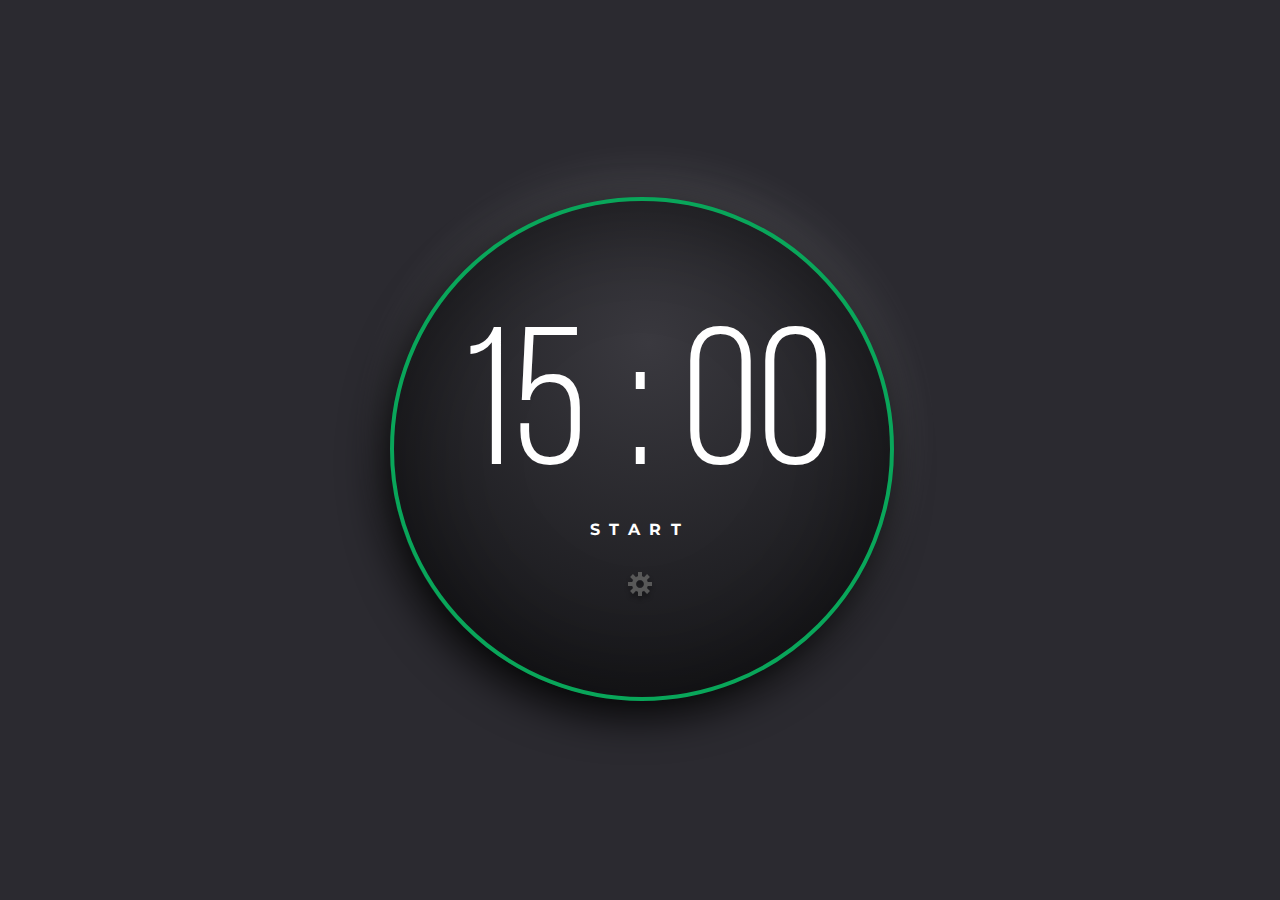
<file: challenge1/index.html>
<!DOCTYPE html>
<html lang="en">
  <head>
    <meta charset="UTF-8" />
    <meta http-equiv="X-UA-Compatible" content="IE=edge" />
    <meta name="viewport" content="width=device-width, initial-scale=1.0" />
    <title>Pomodoro Timer</title>
    <link rel="stylesheet" href="./style.css" />
  </head>
  <body>
    <svg class="progress-ring" width="510" height="510">
      <circle
        class="progress-ring__circle"
        stroke="white"
        stroke-width="4"
        fill="transparent"
        r="250"
        cx="60"
        cy="60"
      />
    </svg>
    <div class="counter-indicator">
      <div class="counter-container">
        <div class="timer">
          <input
            type="number"
            name="minutes"
            id="minutes"
            value="15"
            maxlength="2"
            max="2"
            disabled
          />
          :
          <input
            type="number"
            name="seconds"
            id="seconds"
            value="00"
            maxlength="2"
            max="2"
            disabled
          />
        </div>

        <div class="counter-buttons">
          <button id="startStopButton">Start</button>
          <button class="gear">
            <img src="./images/gear.svg" alt="gear" />
          </button>
        </div>
      </div>
    </div>

    <script src="./main.js"></script>
    <!-- <script src="./progress-ring.js"></script> -->
  </body>
</html>
</file>
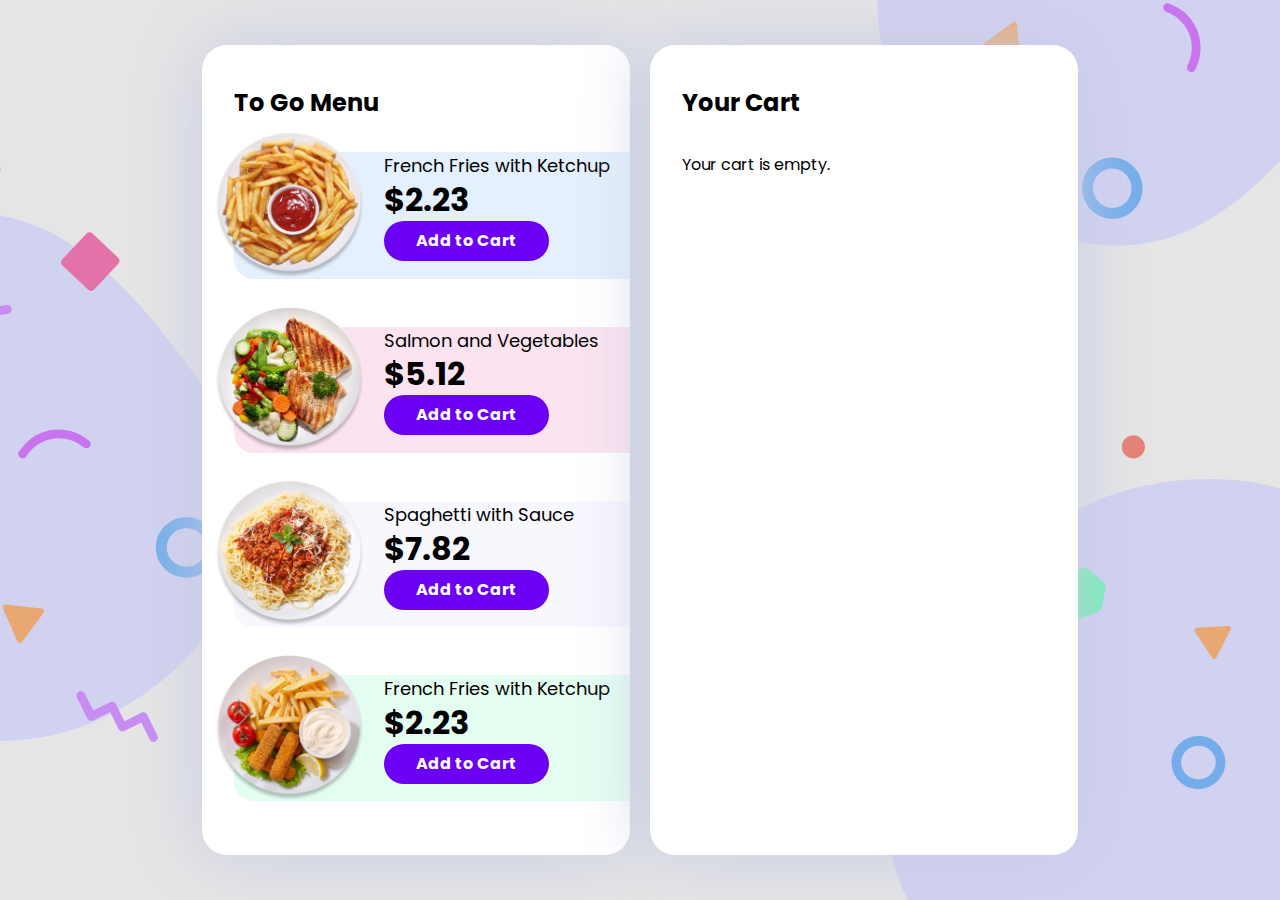
<file: challenge2/index.html>
<!DOCTYPE html>
<html lang="en">
  <head>
    <meta charset="UTF-8" />
    <meta http-equiv="X-UA-Compatible" content="IE=edge" />
    <meta name="viewport" content="width=device-width, initial-scale=1.0" />
    <title>E-commerce</title>
    <link rel="stylesheet" href="./css/style.css" />
  </head>
  <body>
    <div class="container">
      <div class="grid">
        <div class="menu">
          <h2>To Go Menu</h2>

          <div class="food-container">
            <img
              src="./images/plate__french-fries.png"
              alt="plate fish sticks fries"
              class="food-image"
            />
            <div>
              <h3 class="food-name">French Fries with Ketchup</h3>
              <p class="price">$2.23</p>
              <button
                class="btn-cart"
                data-id="1"
                data-price="2.23"
                data-foodname="French Fries with Ketchup"
              >
                <span class="addToCartText">Add to Cart</span>
                <img
                  src="./images/check.svg"
                  alt="check"
                  class="clicked"
                  aria-hidden="true"
                />
                <span class="clicked">In Cart</span>
              </button>
            </div>
          </div>
          <div class="food-container">
            <img
              src="./images/plate__salmon-vegetables.png"
              alt="plate salmon vegetables"
              class="food-image"
            />
            <div>
              <h3 class="food-name">Salmon and Vegetables</h3>
              <p class="price">$5.12</p>
              <button
                class="btn-cart"
                data-id="2"
                data-price="5.12"
                data-foodname="Salmon and Vegetables"
              >
                <span class="addToCartText">Add to Cart</span>
                <img
                  src="./images/check.svg"
                  alt="check"
                  class="clicked"
                  aria-hidden="true"
                />
                <span class="clicked">In Cart</span>
              </button>
            </div>
          </div>
          <div class="food-container">
            <img
              src="./images/plate__spaghetti-meat-sauce.png"
              alt="plate spaghetti meat sauce"
              class="food-image"
            />
            <div>
              <h3 class="food-name">Spaghetti with Sauce</h3>
              <p class="price">$7.82</p>
              <button
                class="btn-cart"
                data-id="3"
                data-price="7.82"
                data-foodname="Spaghetti with Sauce"
              >
                <span class="addToCartText">Add to Cart</span>
                <img
                  src="./images/check.svg"
                  alt="check"
                  class="clicked"
                  aria-hidden="true"
                />
                <span class="clicked">In Cart</span>
              </button>
            </div>
          </div>
          <div class="food-container">
            <img
              src="./images/plate__fish-sticks-fries.png"
              alt="plate fish sticks fries"
              class="food-image"
            />
            <div>
              <h3 class="food-name">French Fries with Ketchup</h3>
              <p class="price">$2.23</p>
              <button
                class="btn-cart"
                data-id="4"
                data-price="2.23"
                data-foodname="French Fries with Ketchup"
              >
                <span class="addToCartText">Add to Cart</span>
                <img
                  src="./images/check.svg"
                  alt="check"
                  class="clicked"
                  aria-hidden="true"
                />
                <span class="clicked">In Cart</span>
              </button>
            </div>
          </div>
        </div>

        <div class="cart">
          <h2>Your Cart</h2>

          <div class="cart-container">
            <p>Your cart is empty.</p>

            <!-- <div class="cart-item">
              <div class="cart-image-container">
                <img
                  src="./images/plate__fish-sticks-fries.png"
                  alt="plate fish sticks fries"
                  class="cart-image"
                />
                <span>1</span>
              </div>
              <div class="cart-content">
                <h3 class="cart-food-name">French Fries with Ketchup</h3>
                <p class="cart-price">$4.50</p>
                <div class="cart-sub">
                  <div class="cart-controller">
                    <button class="btn-arrow" id="btnLeft">
                      <img
                        src="./images/chevron.svg"
                        alt=""
                        aria-hidden="true"
                      />
                    </button>
                    <input type="num" name="quantity" id="quantity" />
                    <button class="btn-arrow" id="btnLeft">
                      <img
                        src="./images/chevron.svg"
                        alt=""
                        aria-hidden="true"
                      />
                    </button>
                  </div>
                  <h4 class="new-price">$4.46</h4>
                </div>-->
          </div>
        </div>
      </div>
    </div>

    <script src="./main.js"></script>
  </body>
</html>
</file>
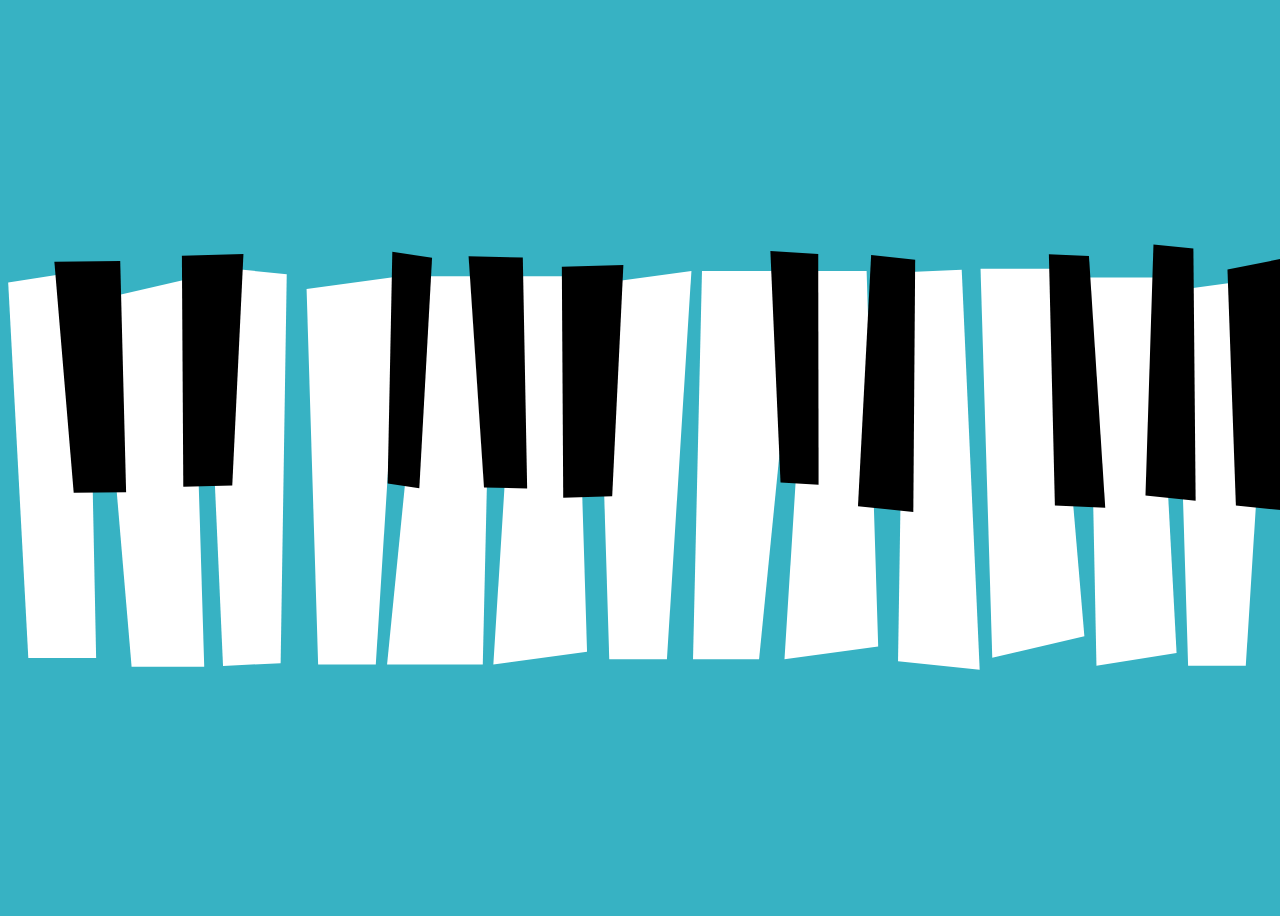
<file: challenge3/index.html>
<!DOCTYPE html>
<html lang="en">
  <head>
    <meta charset="UTF-8" />
    <meta http-equiv="X-UA-Compatible" content="IE=edge" />
    <meta name="viewport" content="width=device-width, initial-scale=1.0" />
    <title>03 - Piano || Advent of JavaScript</title>
    <link rel="stylesheet" href="./styles.css" />
  </head>

  <body>
    <div class="piano">
      <svg
        width="1387"
        height="467"
        viewBox="0 0 1387 467"
        fill="none"
        xmlns="http://www.w3.org/2000/svg"
      >
        <!-- white keys -->
        <a href="#">
          <path
            class="white-keys"
            d="M638.996 44.2128L740.544 30.4131L714.007 451.115H651.516L638.996 44.2128Z"
            data-key="key1"
          />
        </a>
        <a href="#">
          <path
            class="white-keys"
            d="M627.456 442.886L525.908 456.686L552.445 35.9836L614.936 35.9836L627.456 442.886Z"
            data-key="key2"
          />
        </a>
        <a href="#">
          <path
            class="white-keys"
            d="M942.914 437.315L841.366 451.115L867.903 30.4131L930.395 30.4131L942.914 437.315Z"
            data-key="key3"
          />
        </a>
        <a href="#">
          <path
            class="white-keys"
            d="M323.538 49.7834L425.086 35.9836L398.549 456.686L336.057 456.686L323.538 49.7834Z"
            data-key="key4"
          />
        </a>
        <a href="#">
          <path
            class="white-keys"
            d="M1266.25 51.0879L1367.8 37.2881L1341.26 457.99H1278.77L1266.25 51.0879Z"
            data-key="key5"
          />
        </a>
        <a href="#">
          <path
            class="white-keys"
            d="M1266.25 444.19L1179.45 457.99L1170.96 37.2881L1244.45 37.2881L1266.25 444.19Z"
            data-key="key6"
          />
        </a>
        <a href="#">
          <path
            class="white-keys"
            d="M0.198484 42.9083L86.9996 29.1086L95.4927 449.811L22.0025 449.811L0.198484 42.9083Z"
            data-key="key7"
          />
        </a>
        <a href="#">
          <path
            class="white-keys"
            d="M1166.36 426.108L1066.54 449.292L1053.83 27.9453L1132.51 27.9451L1166.36 426.108Z"
            data-key="key8"
          />
        </a>
        <a href="#">
          <path
            class="white-keys"
            d="M100.091 60.9909L199.916 37.8068L212.62 459.154L133.938 459.154L100.091 60.9909Z"
            data-key="key9"
          />
        </a>
        <a href="#">
          <path
            class="white-keys"
            d="M1052.91 462.278L964.417 453.282L971.021 31.7954L1033.44 28.8389L1052.91 462.278Z"
            data-key="key10"
          />
        </a>
        <a href="#">
          <path
            class="white-keys"
            d="M213.545 24.821L302.035 33.8169L295.431 455.303L233.01 458.26L213.545 24.821Z"
            data-key="key11"
          />
        </a>
        <a href="#">
          <path
            class="white-keys"
            d="M751.992 30.4131L855.696 30.4131L813.855 451.115H742.286L751.992 30.4131Z"
            data-key="key12"
          />
        </a>
        <a href="#">
          <path
            class="white-keys"
            d="M514.46 456.686L410.756 456.686L452.597 35.9836L524.166 35.9836L514.46 456.686Z"
            data-key="key13"
          />
        </a>

        <!-- black keys -->
        <a href="#">
          <path
            class="black-keys"
            d="M50.2409 20.4357L121.598 19.5728L127.98 269.937L71.194 270.624L50.2409 20.4357Z"
          />
        </a>
        <a href="#">
          <path
            class="black-keys"
            d="M255.13 11.8923L188.438 13.8596L189.947 264.228L243.021 262.663L255.13 11.8923Z"
          />
        </a>
        <a href="#">
          <path
            class="black-keys"
            d="M666.823 23.7702L600.131 25.7375L601.64 276.106L654.713 274.541L666.823 23.7702Z"
          />
        </a>
        <a href="#">
          <path
            class="black-keys"
            d="M416.443 9.5631L459.528 15.9547L445.694 265.656L411.407 260.57L416.443 9.5631Z"
          />
        </a>
        <a href="#">
          <path
            class="black-keys"
            d="M826.095 8.69799L877.949 11.8464L878.363 262.021L837.098 259.516L826.095 8.69799Z"
          />
        </a>
        <a href="#">
          <path
            class="black-keys"
            d="M980.986 291.443L921.019 285.153L935.293 13.1079L983.015 18.1132L980.986 291.443Z"
          />
        </a>
        <a href="#">
          <path
            class="black-keys"
            d="M1188.97 286.865L1134.4 284.46L1127.89 12.187L1171.32 14.1007L1188.97 286.865Z"
          />
        </a>
        <a href="#">
          <path
            class="black-keys"
            d="M1286.92 279.16L1232.57 273.722L1241.22 1.50762L1284.47 5.8349L1286.92 279.16Z"
          />
        </a>
        <a href="#">
          <path
            class="black-keys"
            d="M1384.88 289.883L1330.52 284.445L1321.41 28.6993L1382.42 16.5584L1384.88 289.883Z"
          />
        </a>
        <a href="#">
          <path
            class="black-keys"
            d="M499.081 14.3453L557.845 15.7525L562.558 265.969L515.794 264.849L499.081 14.3453Z"
          />
        </a>
      </svg>
    </div>
    <script src="./app.js"></script>
  </body>
</html>
</file>
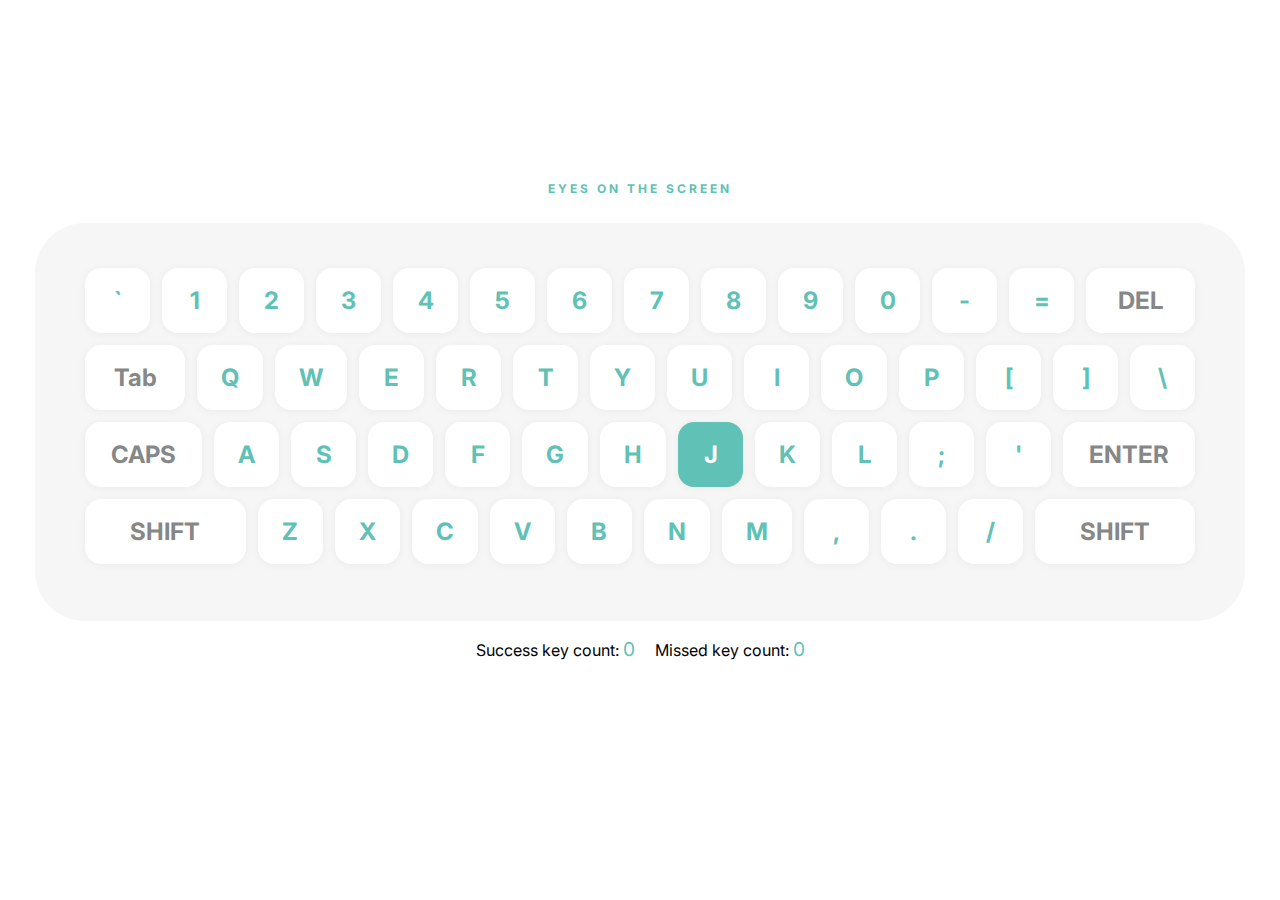
<file: challenge4/index.html>
<!DOCTYPE html>
<html lang="en">
  <head>
    <meta charset="UTF-8" />
    <meta http-equiv="X-UA-Compatible" content="IE=edge" />
    <meta name="viewport" content="width=device-width, initial-scale=1.0" />
    <title>04 - Eyes on the Screen || Advent of JavaScript</title>
    <link rel="stylesheet" href="styles.css" />
  </head>

  <body>
    <div class="keyboard">
      <h1>Eyes on the Screen</h1>
      <div class="row">
        <button class="key" data-key="`">`</button>
        <button class="key" data-key="1">1</button>
        <button class="key" data-key="2">2</button>
        <button class="key" data-key="3">3</button>
        <button class="key" data-key="4">4</button>
        <button class="key" data-key="5">5</button>
        <button class="key" data-key="6">6</button>
        <button class="key" data-key="7">7</button>
        <button class="key" data-key="8">8</button>
        <button class="key" data-key="9">9</button>
        <button class="key" data-key="0">0</button>
        <button class="key" data-key="-">-</button>
        <button class="key" data-key="=">=</button>
        <button class="key utility" data-key="BACKSPACE">DEL</button>
      </div>
      <div class="row">
        <button class="key utility" data-key="TAB">Tab</button>
        <button class="key" data-key="Q">Q</button>
        <button class="key" data-key="W">W</button>
        <button class="key" data-key="E">E</button>
        <button class="key" data-key="R">R</button>
        <button class="key" data-key="T">T</button>
        <button class="key" data-key="Y">Y</button>
        <button class="key" data-key="U">U</button>
        <button class="key" data-key="I">I</button>
        <button class="key" data-key="O">O</button>
        <button class="key" data-key="P">P</button>
        <button class="key" data-key="[">[</button>
        <button class="key" data-key="]">]</button>
        <button class="key" data-key="\">\</button>
      </div>
      <div class="row">
        <button class="key utility" data-key="CAPSLOCK">CAPS</button>
        <button class="key" data-key="A">A</button>
        <button class="key" data-key="S">S</button>
        <button class="key" data-key="D">D</button>
        <button class="key" data-key="F">F</button>
        <button class="key" data-key="G">G</button>
        <button class="key" data-key="H">H</button>
        <button class="key" data-key="J">J</button>
        <button class="key" data-key="K">K</button>
        <button class="key" data-key="L">L</button>
        <button class="key" data-key=";">;</button>
        <button class="key" data-key="'">'</button>
        <button class="key utility" data-key="ENTER">ENTER</button>
      </div>
      <div class="row">
        <button class="key utility" data-key="SHIFT">SHIFT</button>
        <button class="key" data-key="Z">Z</button>
        <button class="key" data-key="X">X</button>
        <button class="key" data-key="C">C</button>
        <button class="key" data-key="V">V</button>
        <button class="key" data-key="B">B</button>
        <button class="key" data-key="N">N</button>
        <button class="key" data-key="M">M</button>
        <button class="key" data-key=",">,</button>
        <button class="key" data-key=".">.</button>
        <button class="key" data-key="/">/</button>
        <button class="key utility" data-key="SHIFT">SHIFT</button>
      </div>
    </div>
    <div class="track">
      <p>Success key count: <span class="count" id="success">0</span></p>
      <p>Missed key count: <span class="count" id="missed">0</span></p>
    </div>
    <script src="app.js"></script>
  </body>
</html>
</file>
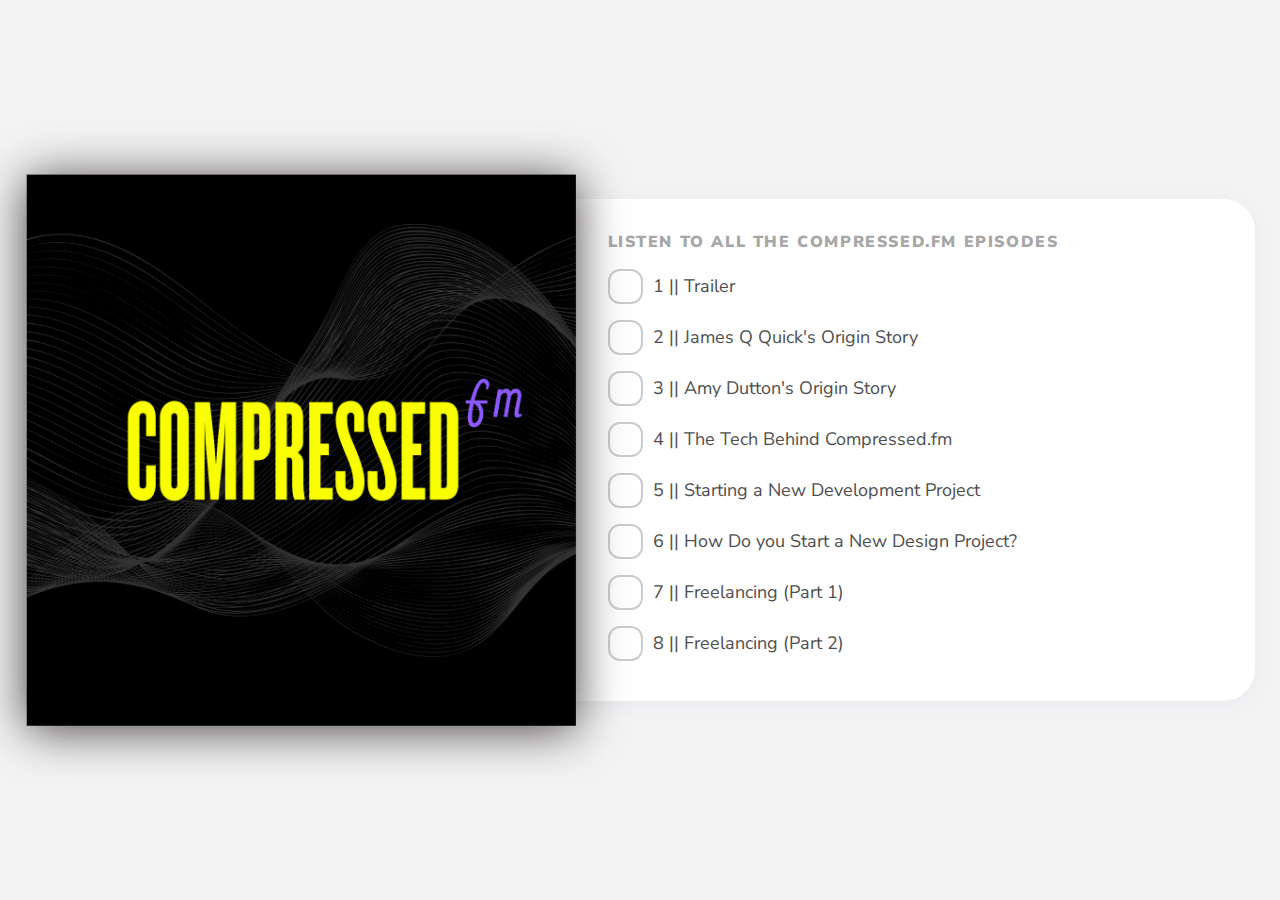
<file: challenge5/index.html>
<!DOCTYPE html>
<html lang="en">
  <head>
    <meta charset="UTF-8" />
    <meta http-equiv="X-UA-Compatible" content="IE=edge" />
    <meta name="viewport" content="width=device-width, initial-scale=1.0" />
    <title>Challenge #5 - adventofcss & js</title>
    <link rel="stylesheet" href="style.css" />
  </head>
  <body>
    <div class="podcast__container">
      <img src="./images/podcast-cover.png" alt="podcast cover" />

      <div class="podcasts">
        <h2>LISTEN TO ALL THE COMPRESSED.FM EPISODES</h2>
        <ul class="pod-list">
          <div class="skeleton"></div>
          <div class="skeleton"></div>
          <div class="skeleton"></div>
          <div class="skeleton"></div>
          <div class="skeleton"></div>
          <div class="skeleton"></div>
          <div class="skeleton"></div>
          <div class="skeleton"></div>
          <div class="skeleton"></div>
          <div class="skeleton"></div>
          <div class="skeleton"></div>

          <!-- <li>
            <input type="checkbox" id="one" />
            <label for="one"> 1 || Trailer </label>
          </li>
          <li>
            <input type="checkbox" id="two" />
            <label for="two"> 2 || James Q Quick Origin Story </label>
          </li>
          <li>
            <input type="checkbox" id="three" />
            <label for="three">3 || Amy Dutton Origin Story </label>
          </li>
          <li>
            <input type="checkbox" id="four" />
            <label for="four">4 || Starting a New Development Project </label>
          </li>
          <li>
            <input type="checkbox" id="five" />
            <label for="five"
              >5 || How do you Start a New Design Project?
            </label>
          </li>
          <li>
            <input type="checkbox" id="six" />
            <label for="six">6 || Freelancing (Part 1) </label>
          </li> -->
        </ul>
      </div>
    </div>

    <script src="main.js" type="module"></script>
  </body>
</html>
</file>
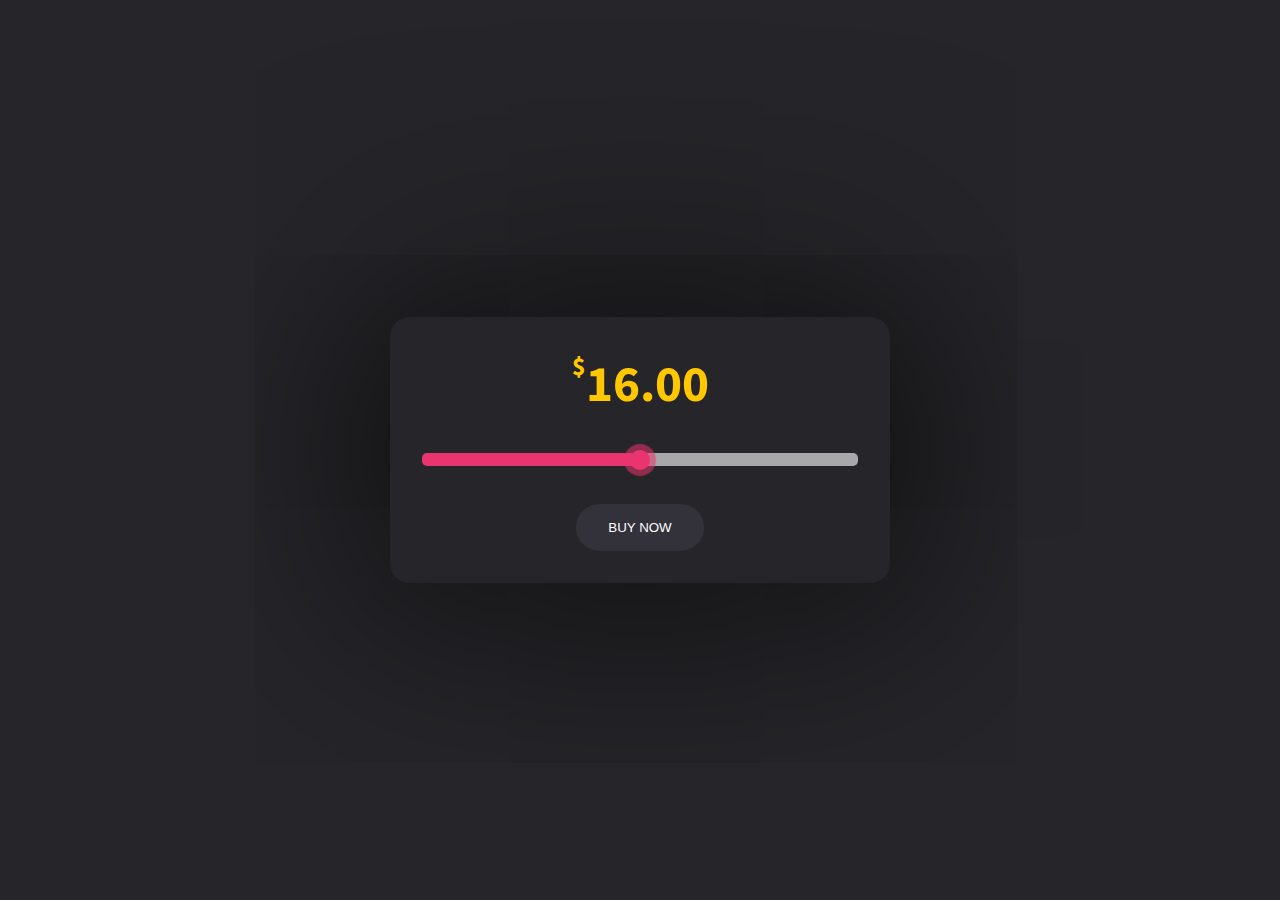
<file: challenge6/index.html>
<!DOCTYPE html>
<html lang="en">
  <head>
    <meta charset="UTF-8" />
    <meta http-equiv="X-UA-Compatible" content="IE=edge" />
    <meta name="viewport" content="width=device-width, initial-scale=1.0" />
    <link rel="stylesheet" href="style.css" />
    <title>Advent of CSS / Challenge #6</title>
  </head>
  <body>
    <div class="container">
      <h1>
        <span class="dollar">$</span>
        <span class="price"></span>
      </h1>
      <input type="range" name="" id="" min="1" max="31" step="0.001" />

      <button>BUY NOW</button>
    </div>

    <script src="./main.js"></script>
  </body>
</html>
</file>
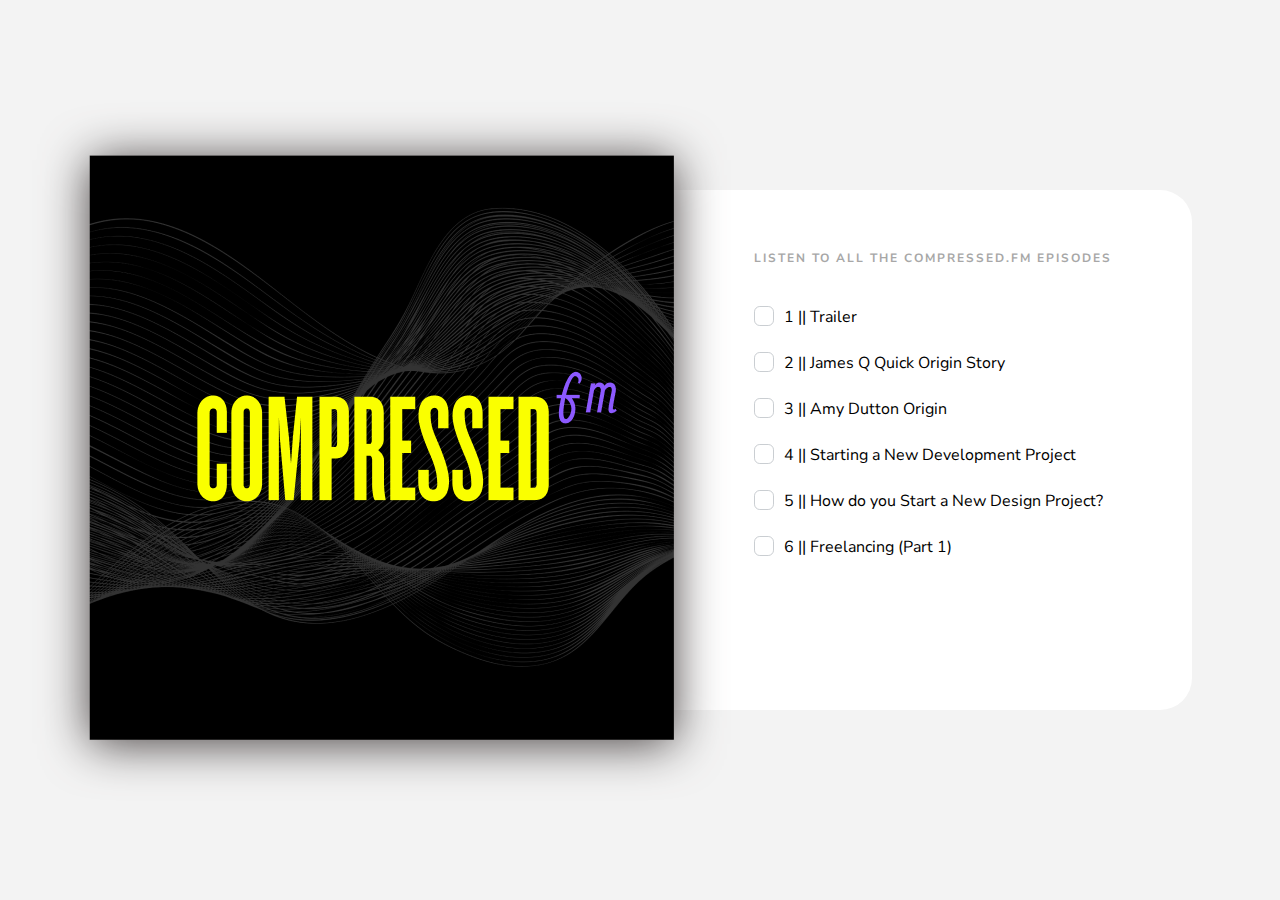
<file: challenge5/FINAL-CODE/index.html>
<!DOCTYPE html>
<html lang="en">

<head>
  <meta charset="UTF-8">
  <meta http-equiv="X-UA-Compatible" content="IE=edge">
  <meta name="viewport" content="width=device-width, initial-scale=1.0">
  <title>05 - Compressed.fm Multi Select || Advent of CSS</title>
  <link rel="stylesheet" href="./styles.css" />
</head>

<body>

  <div class="wrapper">
    <div class="cover">
      <img src="images/podcast-cover.png" alt="Compressed.fm" />
    </div>

    <div class="content">
      <h1>LISTEN TO ALL THE COMPRESSED.FM EPISODES</h1>

      <ul>
        <li>
          <label for="episode-1">
            <input type="checkbox" name="episode-1" id="episode-1" />
            <span>1 || Trailer</span>
          </label>
        </li>

        <li>
          <label for="episode-2">
            <input type="checkbox" name="episode-2" id="episode-2" />
            <span>2 || James Q Quick Origin Story</span>
          </label>
        </li>

        <li>
          <label for="episode-3">
            <input type="checkbox" name="episode-3" id="episode-3" />
            <span>3 || Amy Dutton Origin</span>
          </label>
        </li>

        <li>
          <label for="episode-4">
            <input type="checkbox" name="episode-4" id="episode-4" />
            <span>4 || Starting a New Development Project</span>
          </label>
        </li>

        <li>
          <label for="episode-5">
            <input type="checkbox" name="episode-5" id="episode-5" />
            <span>5 || How do you Start a New Design Project?</span>
          </label>
        </li>

        <li>
          <label for="episode-6">
            <input type="checkbox" name="episode-6" id="episode-6" />
            <span>6 || Freelancing (Part 1)</span>
          </label>
        </li>


      </ul>
    </div>
  </div>

</body>

</html>
</file>
<file: challenge1/style.css>
@import url("https://fonts.googleapis.com/css2?family=Montserrat&display=swap");

/* Chrome, Safari, Edge, Opera */
input::-webkit-outer-spin-button,
input::-webkit-inner-spin-button {
  -webkit-appearance: none;
  margin: 0;
}

/* Firefox */
input[type="number"] {
  -moz-appearance: textfield;
}

* {
  margin: 0;
  padding: 0;
  box-sizing: border-box;
}

@font-face {
  font-family: "bebasneue-book";
  src: url("./fonts/bebasneue-book-webfont.woff");
}

body {
  background: #2b2a30;
  display: grid;
  place-content: center;
  height: 100vh;
  color: #fff;
  position: relative;
}

svg {
  position: absolute;
  top: 50%;
  left: 50%;
  transform: translate(-50%, -50%) rotate(180deg);
  pointer-events: none;
  /* transform: rotate(360deg); */
}

button {
  background: none;
  border: none;
  display: block;
  color: #fff;
  font-size: 16px;
  font-family: "Montserrat", sans-serif;
  line-height: 20px;
  text-align: center;
  letter-spacing: 0.6em;
  text-transform: uppercase;
  font-weight: bold;
  cursor: pointer;
  width: 100%;
}

button + button {
  margin-top: 2rem;
}

.counter-container {
  display: grid;
  place-content: center;
  background: radial-gradient(
    71.4% 71.4% at 51.7% 28.6%,
    #3a393f 0%,
    #17171a 100%
  );
  box-shadow: inset 0px 0px 114px rgba(0, 0, 0, 0.45), -5px 14px 44px #000000,
    5px -16px 50px rgba(255, 255, 255, 0.15);
  border-radius: 50%;
  /* padding: 2rem; */
  width: 500px;
  height: 500px;
}

.timer {
  font-family: "bebasneue-book";
  font-size: 196px;
  line-height: 196px;
}

.counter-buttons {
  display: grid;
  place-content: center;
  margin-top: 1rem;
}

.counter-buttons .gear {
  /* width: 24px;
  height: 24px; */
  /* margin: auto; */
}

#minutes,
#seconds {
  /* display: none; */
  font-family: "bebasneue-book";
  font-size: 196px;
  line-height: 196px;
  width: 150px;
  appearance: none;
  background: none;
  border: none;
  border-bottom: 1px dashed transparent;
  color: #fff;
  text-align: center;
}

.dashedLine {
  border-bottom: 1px dashed #fff !important;
}

.progress-ring__circle {
  /* position: absolute; */
  top: 70%;
  transition: 0.35s stroke-dashoffset;
  /* axis compensation */
  transform: rotate(-90deg) translate(194px, 193px);
  transform-origin: center;
  stroke: #09a65a;
}
</file>
<file: challenge2/css/style.css>
@import url("https://fonts.googleapis.com/css2?family=Poppins:wght@400;600;700&display=swap");
* {
  margin: 0;
  padding: 0;
  -webkit-box-sizing: border-box;
          box-sizing: border-box;
}

body {
  display: -ms-grid;
  display: grid;
  place-content: center;
  width: 100vw;
  min-height: 100vh;
  background-color: #e5e5e5;
  background-image: url("../images/bg__left.svg"), url("../images/bg__top-right.svg"), url("../images/bg__btm-right.svg");
  background-repeat: no-repeat;
  background-position: left, top right, right bottom;
  font-family: "Poppins", sans-serif;
}

img {
  width: 100%;
}

h2 {
  margin-bottom: 2rem;
}

button {
  font-family: "Poppins", sans-serif;
  font-style: normal;
  font-weight: bold;
  font-size: 16px;
  line-height: 24px;
}

.grid {
  display: -ms-grid;
  display: grid;
  gap: 20px;
  padding: 20px;
}

.menu,
.cart {
  background: #ffffff;
  -webkit-box-shadow: 0px 0px 70px #c7cbe3;
          box-shadow: 0px 0px 70px #c7cbe3;
  border-radius: 25px;
  padding: 2.5rem 0 2.5rem 2rem;
  height: 90vh;
  overflow-y: scroll;
  -ms-overflow-style: none;
  scrollbar-width: none;
}

.menu::-webkit-scrollbar,
.cart::-webkit-scrollbar {
  display: none;
}

.food-container {
  display: -webkit-box;
  display: -ms-flexbox;
  display: flex;
  background: rgba(122, 179, 243, 0.2);
  border-radius: 20px 0 0 20px;
  gap: 20px;
  padding-right: 20px;
}

.food-container > img {
  width: 150px;
  margin-top: -20px;
  margin-left: -20px;
}

.food-container h3 {
  font-style: normal;
  font-weight: normal;
  font-size: 18px;
}

.food-container > div > * + * {
  margin-top: 0.3rem;
}

.food-container:nth-of-type(2) {
  background: rgba(233, 121, 178, 0.2);
}

.food-container:nth-of-type(3) {
  background: rgba(215, 215, 249, 0.2);
}

.food-container:nth-of-type(4) {
  background: rgba(120, 247, 187, 0.2);
}

.food-container + .food-container {
  margin-top: 3rem;
}

.price {
  font-style: normal;
  font-weight: 700;
  font-size: 32px;
  line-height: 32px;
}

.btn-cart {
  display: block;
  background: #6b00f5;
  border-radius: 20px;
  padding: 0.5rem 2rem;
  border: none;
  color: #fff;
  cursor: pointer;
}

.cart {
  padding-right: 2rem;
  overflow-y: scroll;
}

.cart-price {
  font-weight: bold;
  font-size: 16px;
}

.cart-item {
  display: -webkit-box;
  display: -ms-flexbox;
  display: flex;
  gap: 20px;
  padding: 1rem 0;
  border-bottom: 1px solid #d7d7f9;
}

.cart-item h3 {
  font-weight: normal;
  font-size: 18px;
  line-height: 20px;
}

.cart-item .btn-arrow {
  display: -webkit-box;
  display: -ms-flexbox;
  display: flex;
  -webkit-box-pack: center;
      -ms-flex-pack: center;
          justify-content: center;
  -webkit-box-align: center;
      -ms-flex-align: center;
          align-items: center;
  background: #6b00f5;
  border-radius: 50%;
  border: none;
  padding: 5px;
  width: 32px;
  height: 32px;
}

.cart-item .btn-arrow img {
  width: 12px;
}

.cart-controller {
  display: -webkit-box;
  display: -ms-flexbox;
  display: flex;
  -webkit-box-align: center;
      -ms-flex-align: center;
          align-items: center;
}

.cart-sub {
  display: -webkit-box;
  display: -ms-flexbox;
  display: flex;
  -webkit-box-pack: justify;
      -ms-flex-pack: justify;
          justify-content: space-between;
  -webkit-box-align: center;
      -ms-flex-align: center;
          align-items: center;
  gap: 10px;
  margin-top: 10px;
}

.cart-sub h4 {
  font-weight: bold;
  font-size: 32px;
  line-height: 32px;
}

.cart-quantity {
  width: 50px;
  text-align: center;
  font-weight: bold;
  font-size: 16px;
}

.cart-image-container {
  position: relative;
}

.cart-image-container .cart-image {
  width: 65px;
}

.cart-image-container span {
  -webkit-transform: translate(0%, -180%);
          transform: translate(0%, -180%);
  display: -webkit-box;
  display: -ms-flexbox;
  display: flex;
  -webkit-box-pack: center;
      -ms-flex-pack: center;
          justify-content: center;
  -webkit-box-align: center;
      -ms-flex-align: center;
          align-items: center;
  background: #000;
  color: #fff;
  font-weight: bold;
  font-size: 16px;
  border-radius: 50%;
  width: 32px;
  height: 32px;
  margin: auto;
}

.btn-clicked {
  display: -webkit-box;
  display: -ms-flexbox;
  display: flex;
  -webkit-box-pack: justify;
      -ms-flex-pack: justify;
          justify-content: space-between;
  -webkit-box-align: center;
      -ms-flex-align: center;
          align-items: center;
  background: #000;
  color: #fff;
  width: 157.41px;
}

.btn-clicked img {
  width: 16px;
  display: block;
}

.clicked {
  display: none;
}

.hide {
  display: none;
}

@media (min-width: 768px) {
  .grid {
    -ms-grid-columns: 1fr 1fr;
        grid-template-columns: 1fr 1fr;
  }
}
/*# sourceMappingURL=style.css.map */
</file>
<file: challenge3/styles.css>
body {
  background: #37B2C3;
}

.piano {
  width: 100vw;
  height: 100vh;
  display: flex;
  align-items: center;
  justify-content: center;
}

.white-keys {
 fill: white;
}

.white-keys:hover {
  fill: #ffd200;
}

.black-keys {
  fill: black;
}

.black-keys:hover {
  fill: #f40082;  
}
</file>
<file: challenge4/styles.css>
@import url("https://fonts.googleapis.com/css2?family=Inter:wght@700&display=swap");

body {
  display: flex;
  flex-direction: column;
  justify-content: center;
  align-items: center;
  min-height: 100vh;
  min-width: 100vw;
  margin: 0;
  padding: 0;
  font-family: "Inter", sans-serif;
}

.keyboard {
  background: #f6f6f6;
  padding: 45px 50px;
  border-radius: 50px;
  position: relative;
}

h1 {
  color: #60c1b6;
  font-family: "Inter", sans-serif;
  text-transform: uppercase;
  letter-spacing: 3px;
  font-weight: bold;
  font-size: 0.75rem;
  text-align: center;
  position: absolute;
  top: -50px;
  left: 50%;
  width: 100vw;
  transform: translateX(-50%);
}

.row {
  display: flex;
  justify-content: space-between;
  gap: 12px;
  margin-bottom: 12px;
  width: 1110px;
}

.key {
  background: #ffffff;
  box-shadow: 0px 1px 8px rgba(0, 0, 0, 0.05);
  border: none;
  border-radius: 16px;
  color: #60c1b6;
  cursor: pointer;
  display: flex;
  font-family: "Inter", sans-serif;
  font-size: 1.5rem;
  font-weight: bold;
  justify-content: center;
  min-width: 65px;
  align-items: center;
  padding: 18px 24px;
  height: 65px;
  box-sizing: border-box;
  transition: transform 1s ease-in;
}

.utility {
  color: #868888;
  flex: auto;
}

.key:hover {
  background: #ffd200;
  color: black;
}

.jiggle {
  animation: jiggle 1s;
  animation-iteration-count: infinite;
  background: #60c1b6;
  color: white;
}

.scale {
  animation: scale 200ms;
}

.track {
  display: flex;
  gap: 20px;
}

.count {
  color: #60c1b6;
  font-size: 1.2rem;
}

@keyframes scale {
  from {
    transform: scale(1.2);
  }
  to {
    transform: scale(1);
  }
}

@keyframes jiggle {
  0% {
    transform: translate(1px, 1px) rotate(0deg);
  }
  10% {
    transform: translate(-1px, -2px) rotate(-1deg);
  }
  20% {
    transform: translate(-3px, 0px) rotate(1deg);
  }
  30% {
    transform: translate(3px, 2px) rotate(0deg);
  }
  40% {
    transform: translate(1px, -1px) rotate(1deg);
  }
  50% {
    transform: translate(-1px, 2px) rotate(-1deg);
  }
  60% {
    transform: translate(-3px, 1px) rotate(0deg);
  }
  70% {
    transform: translate(3px, 1px) rotate(-1deg);
  }
  80% {
    transform: translate(-1px, -1px) rotate(1deg);
  }
  90% {
    transform: translate(1px, 2px) rotate(0deg);
  }
  100% {
    transform: translate(1px, -2px) rotate(-1deg);
  }
}
</file>
<file: challenge5/style.css>
@import url("https://fonts.googleapis.com/css2?family=Nunito+Sans:ital,wght@0,400;0,700;1,600&display=swap");

* {
  margin: 0;
  padding: 0;
  box-sizing: border-box;
}

body {
  font-family: "Nunito Sans", sans-serif;
  display: grid;
  place-content: center;
  height: 100vh;
  background: #f3f3f3;
}

img {
  width: 100%;
  max-width: 550px;
  filter: drop-shadow(0px 4px 24px #453f3f);
}

.podcast__container {
  /* display: flex; */
  /* background: #fff; */
  /* box-shadow: 0px 4px 20px #e8eaef;
  border-radius: 32px; */
  max-width: 550px;
}

input[type="checkbox"] {
  height: 25px;
  width: 25px;
  -webkit-appearance: none;
  -moz-appearance: none;
  -o-appearance: none;
  appearance: none;
  border: 2px solid #c9cdd1;
  border-radius: 4px;
  outline: none;
  transition-duration: 0.3s;
  cursor: pointer;
}

input[type="checkbox"]:checked {
  background-image: url("./images/check.svg");
  background-size: 15px;
  background-repeat: no-repeat;
  background-position: center;
}

input[type="checkbox"]:checked + label {
  text-decoration: line-through;
  color: #4e4e4e9a;
}

h2 {
  font-family: Nunito Sans;
  font-style: normal;
  font-weight: 900;
  font-size: 16px;
  line-height: 22px;
  letter-spacing: 0.1em;
  color: #a7a7a7;
  text-align: center;
  margin-bottom: 1rem;
}

li {
  display: flex;
  align-items: center;
  gap: 10px;
}

li + li {
  margin-top: 1rem;
}

label {
  font-family: Nunito Sans;
  font-style: normal;
  font-weight: normal;
  font-size: 16px;
  color: #4e4e4e;
}

.podcasts {
  padding: 2rem;
  background: #fff;
  box-shadow: 0px 4px 20px #e8eaef;
  border-radius: 0 0 32px 32px;
}

.skeleton {
  width: 100%;
  height: 20px;
  background: #000;
  border-radius: 4px;
  animation: skeleton 650ms linear infinite alternate;
}

.skeleton + .skeleton {
  margin-top: 1rem;
}

.pod-list {
  height: 400px;
  overflow-y: scroll;
  /* -ms-overflow-style: none;
  scrollbar-width: none; */
}

/* .pod-list::-webkit-scrollbar {
  display: none;
} */

@keyframes skeleton {
  0% {
    background-color: rgba(0, 0, 0, 0.384);
  }
  100% {
    background-color: rgba(0, 0, 0, 0.2);
  }
}

@media (min-width: 768px) {
  .podcast__container {
    display: flex;
    max-width: max-content;
  }

  .podcasts {
    margin: 25px 0;
    border-radius: 0 32px 32px 0;
  }

  label {
    font-size: 18px;
    line-height: 33px;
  }

  input[type="checkbox"] {
    height: 35px;
    width: 35px;
    border-radius: 12px;
  }

  h2 {
    text-align: left;
  }
}
</file>
<file: challenge6/style.css>
@import url("https://fonts.googleapis.com/css2?family=Source+Sans+Pro:wght@400;700&display=swap");

/* https://tippingpoint.dev/style-range-input-css */

* {
  margin: 0;
  box-sizing: border-box;
}

body {
  display: grid;
  place-content: center;
  background: #262529;
  height: 100vh;
  font-family: "Source Sans Pro", sans-serif;
}

h1 {
  text-align: center;
  color: #ffc700;
  font-style: normal;
  font-weight: bold;
  font-size: clamp(20px, 4vw, 93.7698px);
  display: flex;
  align-items: flex-start;
  justify-content: center;
}

.dollar {
  font-size: clamp(16px, 2vw, 65.081px);
}

.container {
  width: 60vw;
  max-width: 500px;
  background: #262529;
  box-shadow: 0px 0px 250px #000000;
  border-radius: 20px;
  padding: 2rem;
}

.container > * + * {
  margin-top: 2rem;
}

input {
  width: 100%;
}

button {
  display: block;
  background: #333139;
  border-radius: 100px;
  border: none;
  color: #fff;
  margin: 0 auto;
  padding: 1rem 2rem;
  cursor: pointer;
  transition: background 200ms;
}

button:hover {
  background: #3331399f;
}

/* Styling the track */

input[type="range"] {
  -webkit-appearance: none;
  margin-right: 15px;
  height: 1.5vmin;
  background: rgba(255, 255, 255, 0.6);
  border-radius: 5px;
  background-image: linear-gradient(#ea346f, #ea346f);
  background-size: 50% 100%;
  background-repeat: no-repeat;
}

input[type="range"]::-webkit-slider-thumb {
  -webkit-appearance: none;
  height: 20px;
  width: 20px;
  border-radius: 50%;
  background: #ea346f;
  cursor: ew-resize;
  box-shadow: 0px 0px 1px 6px #ea346e8c;
  transition: background 0.3s ease-in-out;
}

input[type="range"]::-webkit-slider-runnable-track {
  -webkit-appearance: none;
  box-shadow: none;
  border: none;
  background: transparent;
}
</file>
<file: challenge5/FINAL-CODE/styles.css>
@import url('https://fonts.googleapis.com/css2?family=Nunito+Sans:wght@400;900&display=swap');

body {
  background: #F3F3F3;
  margin: 0;
  padding: 0;
  display: flex;
  justify-content: center;
  align-items: center;
  min-height: 100vh;
  min-width: 100vw;
  font-family: 'Nunito Sans', sans-serif;
}

.wrapper {
  display: flex;
  align-items: center;
}

.cover {
  filter: drop-shadow(0px 4px 24px #453F3F);
}

.content {
  background: white;
  border-top-right-radius: 32px;
  border-bottom-right-radius: 32px;
  padding: 60px 80px;
  height: 400px;
  overflow-y: scroll;
}

h1 {
  font-size: .75rem;
  text-transform: uppercase;
  color:#A7A7A7;
  letter-spacing: 2px;
  margin: 0 0 40px;
  padding: 0;
}

ul {
  list-style-type: none;
  margin: 0;
  padding: 0;
}

li {
  margin-bottom: 24px;
  font-size: 1rem;
}

label {
  cursor: pointer;
}

input[type=checkbox] {
  display: none;
}

input[type=checkbox] + span {
  background: url('./images/checkbox--unchecked.svg') left top no-repeat;
  background-size: 20px 20px;
  min-height: 20px;
  padding-left: 30px;
}

input[type=checkbox]:checked + span {
  background-image: url('./images/checkbox--checked.svg');
  text-decoration: line-through;
  color: #C9CDD1;
}
</file>
